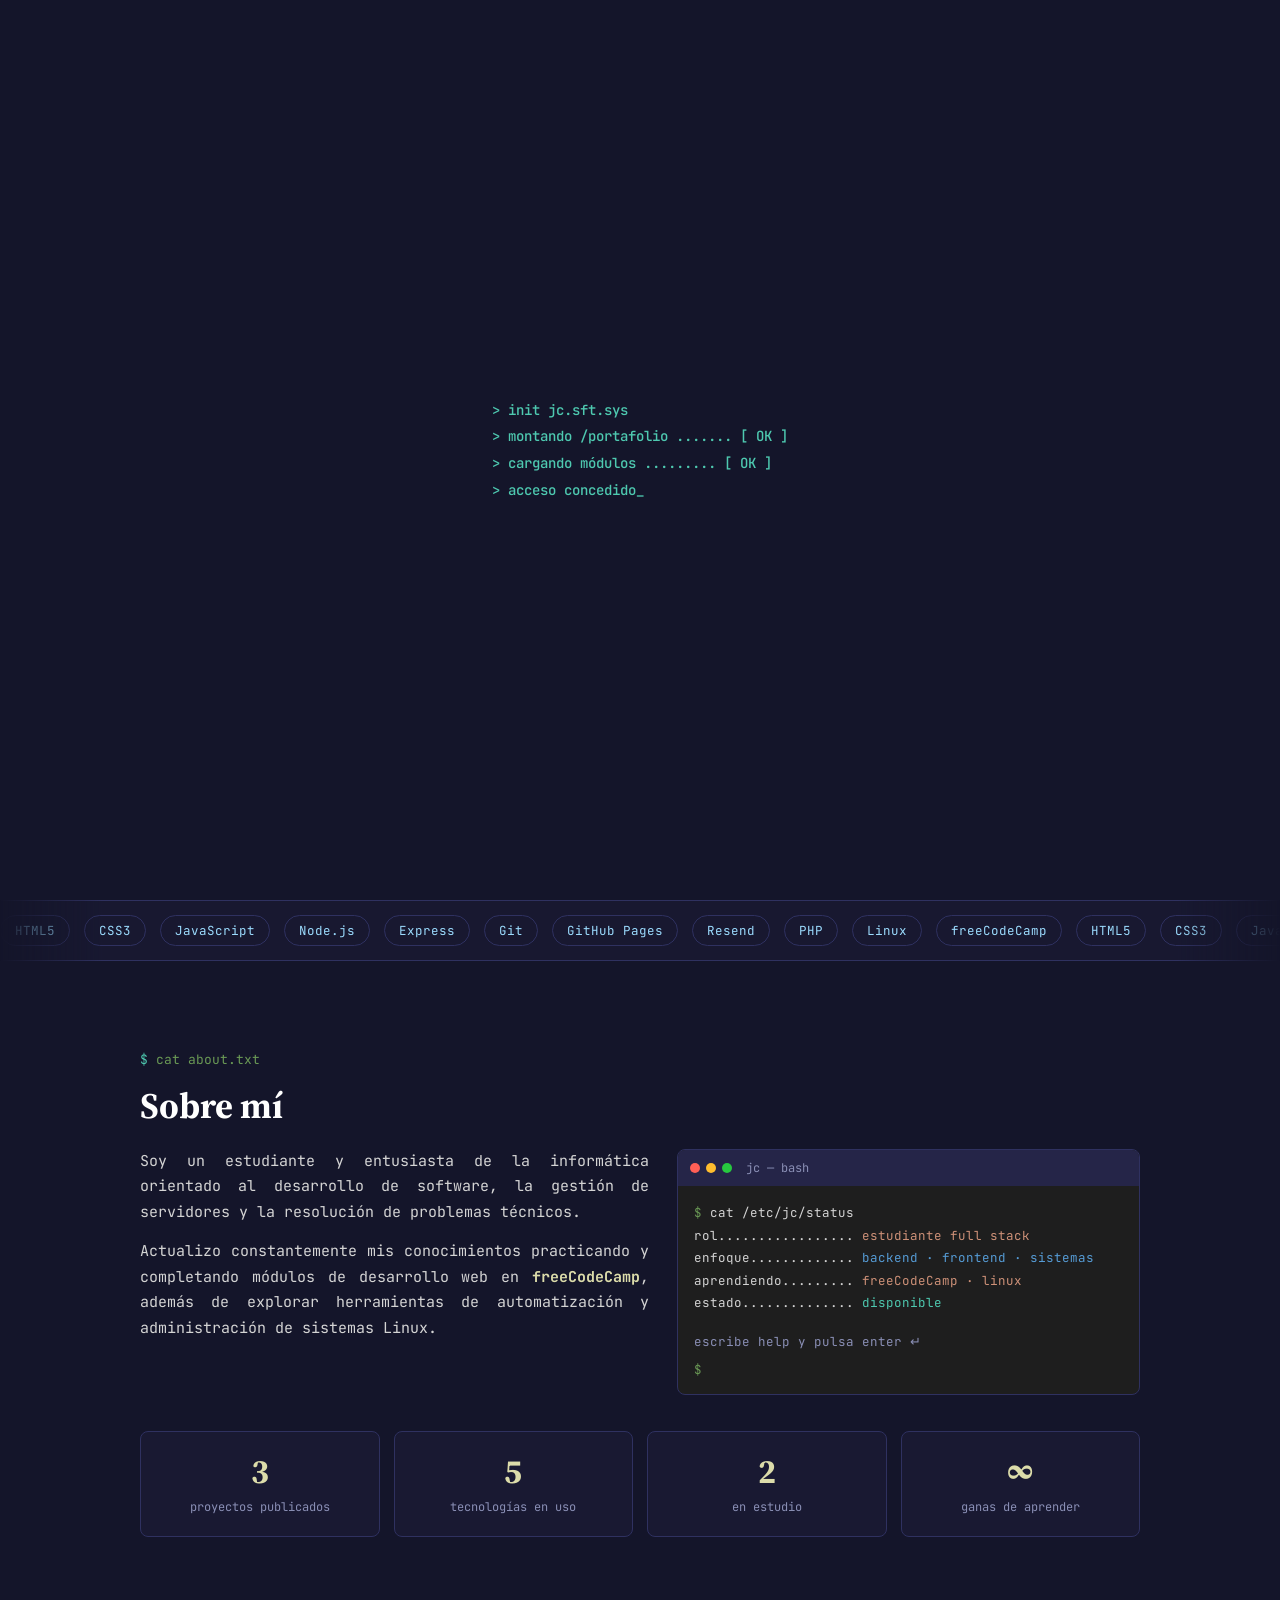
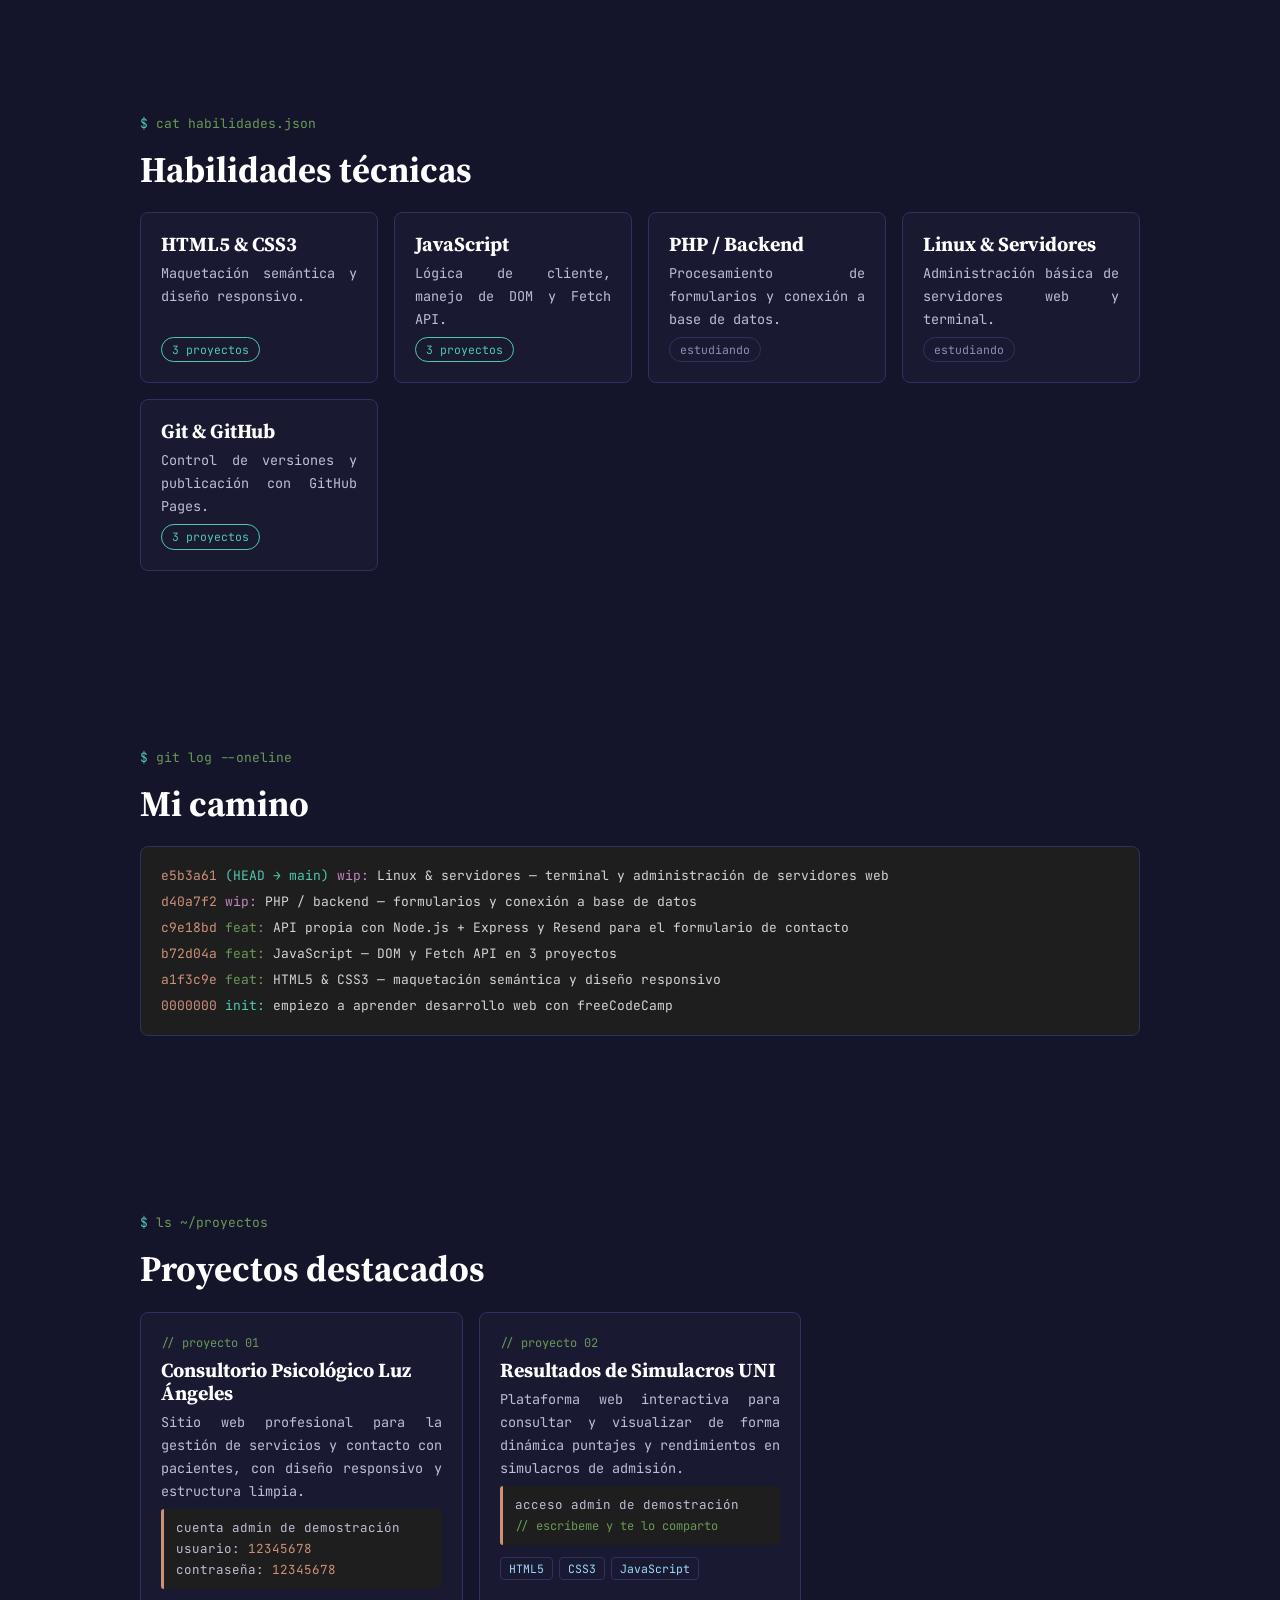
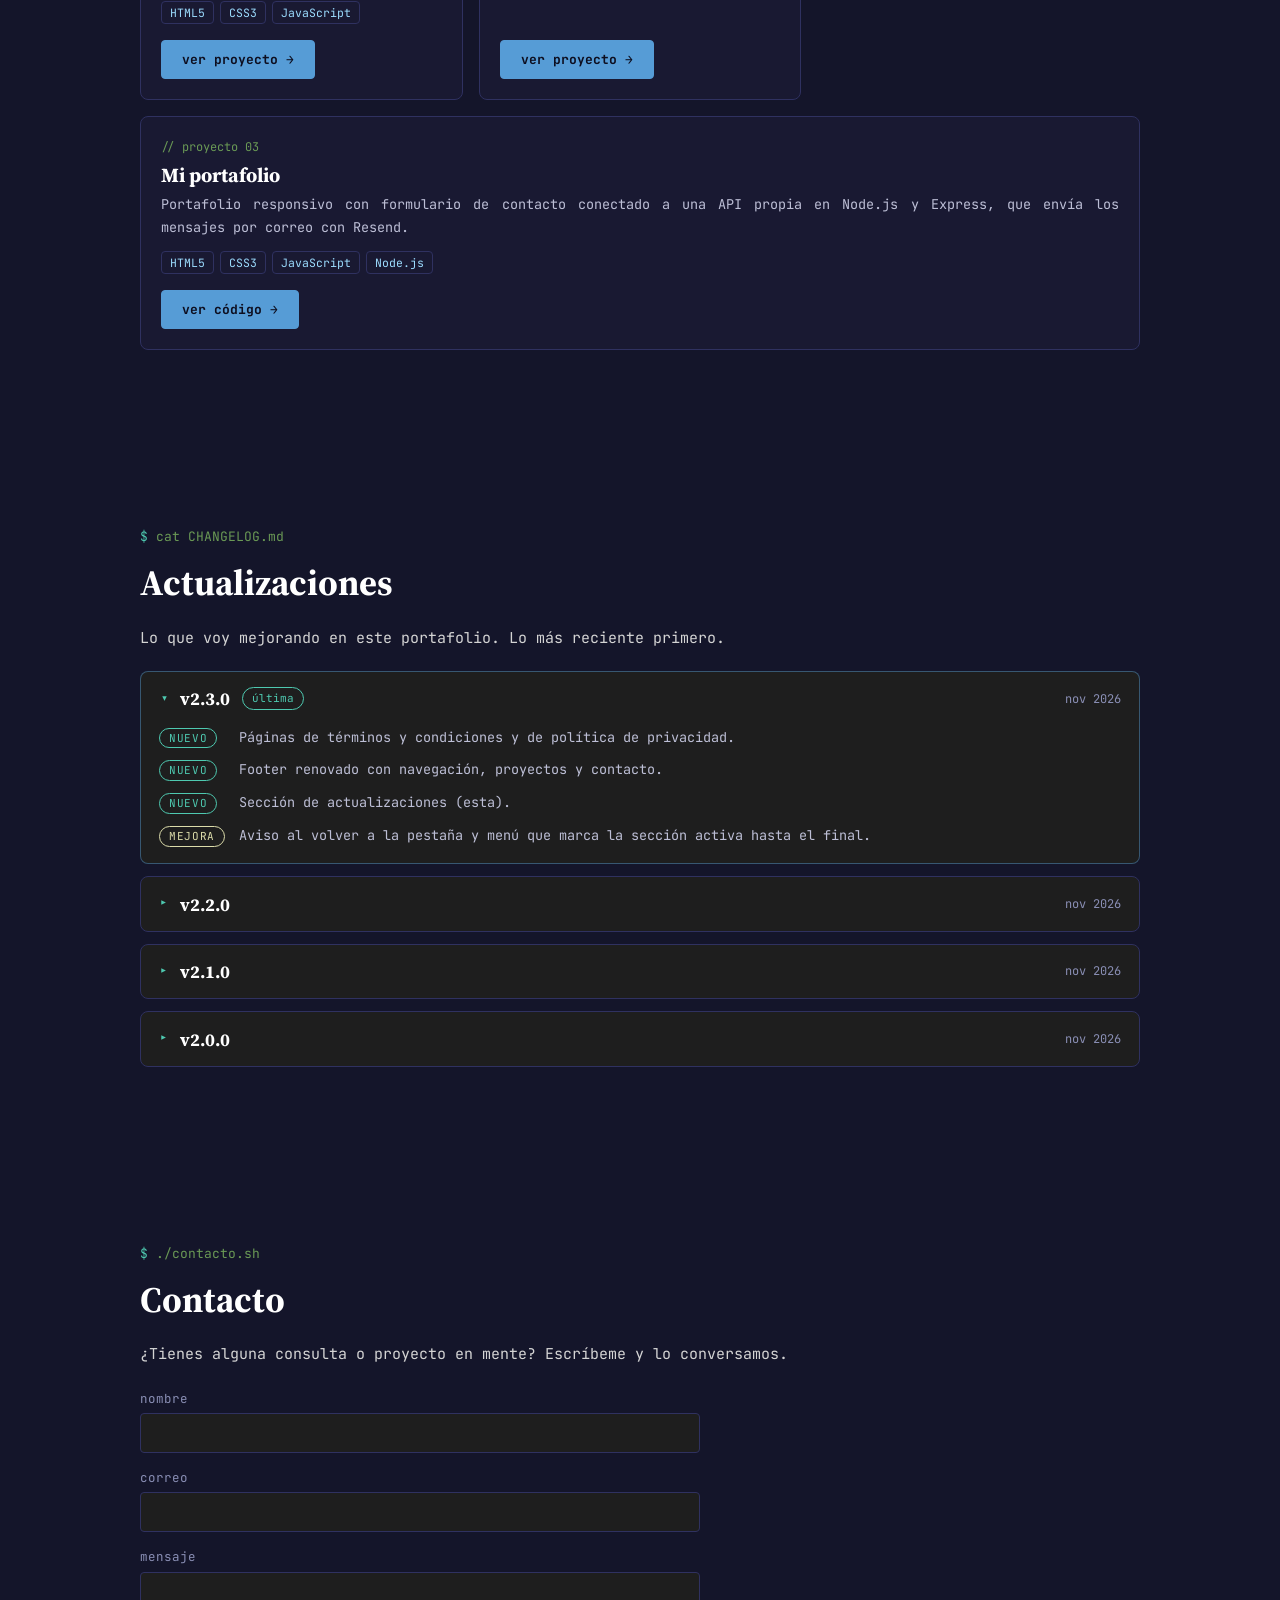
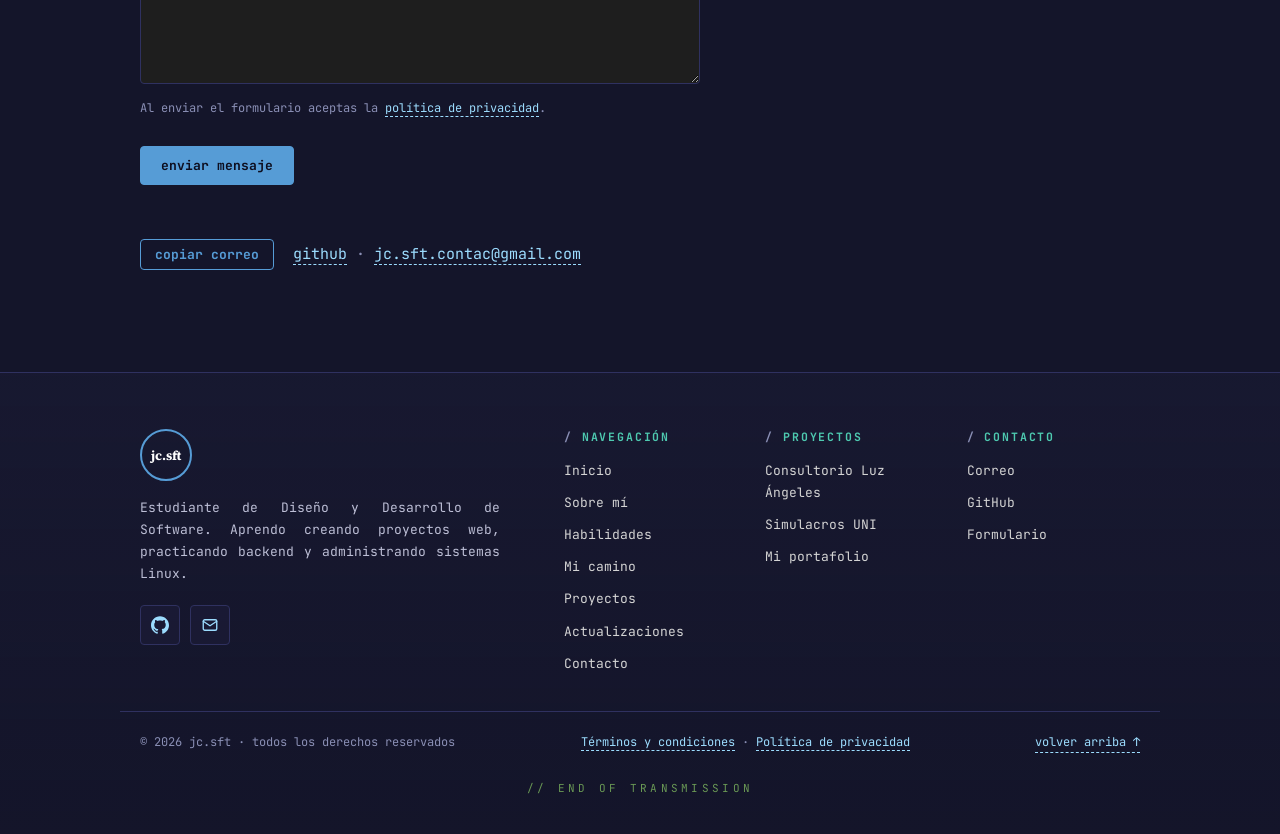
<file: index.html>
<!doctype html>
<html lang="es">
<head>
<meta charset="utf-8">
<meta name="viewport" content="width=device-width, initial-scale=1, viewport-fit=cover">
<meta name="theme-color" content="#14152a">
<meta name="description" content="Juan Carlos, estudiante de Desarrollo Web Full Stack. Proyectos, habilidades y contacto.">
<title>JC | jc.sft - Estudiante de Diseño y Desarrollo de Software</title>
<link rel="icon" href="data:image/svg+xml,<svg xmlns='http://www.w3.org/2000/svg' viewBox='0 0 64 64'><circle cx='32' cy='32' r='28' fill='%2314152a' stroke='%23569cd6' stroke-width='5'/><text x='32' y='40' font-size='22' text-anchor='middle' fill='white' font-family='Georgia' font-weight='700'>jc</text></svg>">
<meta property="og:title" content="JC | jc.sft - Estudiante de Diseño y Desarrollo de Software">
<meta property="og:description" content="Proyectos, habilidades y contacto.">
<meta property="og:type" content="website">
<link rel="preconnect" href="https://fonts.googleapis.com">
<link rel="preconnect" href="https://fonts.gstatic.com" crossorigin>
<meta name="twitter:card" content="summary">
<link rel="stylesheet" href="https://fonts.googleapis.com/css2?family=Source+Serif+4:wght@700&family=JetBrains+Mono:wght@400;500;700&display=swap">
<link rel="stylesheet" href="style.css">
</head>
<body>
<a class="skip" href="#main">Saltar al contenido</a>
<canvas id="rain" aria-hidden="true"></canvas>
<div id="boot" aria-hidden="true"><pre id="bootlog"></pre></div>
<div id="progress"></div>
<a id="top" href="#inicio" aria-label="Volver arriba">↑</a>

<header class="nav">
  <a class="brand" href="#inicio" aria-label="jc.sft, inicio">jc.sft</a>
  <nav aria-label="Principal">
    <a href="#inicio">./inicio</a>
    <a href="#sobre-mi">./sobre-mi</a>
    <a href="#habilidades">./habilidades</a>
    <a href="#camino">./camino</a>
    <a href="#proyectos">./proyectos</a>
    <a href="#actualizaciones">./actualizaciones</a>
    <a href="#contacto">./contacto</a>
    <a href="#documentos">./legal</a>
  </nav>
</header>

<main id="main">
  <section id="inicio" class="hero">
    <canvas id="c" role="img" aria-label="Logo jc.sft formado con fragmentos de código"></canvas>
    <div class="hero-text">
      <p class="cmd">whoami</p>
      <h1>JC</h1>
      <p class="role"><span id="type">  Estudiante de Diseño y Desarrollo de Software</span><i class="cur">_</i></p>
      <div class="cta">
        <a class="btn" href="#proyectos">ver proyectos</a>
        <a class="btn ghost" href="#contacto">contactar</a>
      </div>
    </div>
    <div class="ticker">sys: <b>online</b> · stack: <b>html · css · js</b> · estudiando: <b>php · linux</b> · proyectos: <b>3</b></div>
  </section>

  <div class="marquee" aria-label="Tecnologías"><div class="track"><span>HTML5</span><span>CSS3</span><span>JavaScript</span><span>Node.js</span><span>Express</span><span>Git</span><span>GitHub Pages</span><span>Resend</span><span>PHP</span><span>Linux</span><span>freeCodeCamp</span><span aria-hidden="true">HTML5</span><span aria-hidden="true">CSS3</span><span aria-hidden="true">JavaScript</span><span aria-hidden="true">Node.js</span><span aria-hidden="true">Express</span><span aria-hidden="true">Git</span><span aria-hidden="true">GitHub Pages</span><span aria-hidden="true">Resend</span><span aria-hidden="true">PHP</span><span aria-hidden="true">Linux</span><span aria-hidden="true">freeCodeCamp</span></div></div>

  <section id="sobre-mi" class="sec rv">
    <p class="cmd">cat about.txt</p>
    <h2>Sobre mí</h2>
    <div class="grid2">
      <div>
        <p>Soy un estudiante y entusiasta de la informática orientado al desarrollo de software, la gestión de servidores y la resolución de problemas técnicos.</p>
        <p>Actualizo constantemente mis conocimientos practicando y completando módulos de desarrollo web en <b class="y">freeCodeCamp</b>, además de explorar herramientas de automatización y administración de sistemas Linux.</p>
      </div>
      <div class="term">
        <div class="bar"><i></i><i></i><i></i><span>jc — bash</span></div>
<pre><span class="g">$</span> cat /etc/jc/status
rol................. <span class="o">estudiante full stack</span>
enfoque............. <span class="b">backend · frontend · sistemas</span>
aprendiendo......... <span class="o">freeCodeCamp · linux</span>
estado.............. <span class="c">disponible</span>
</pre>
        <pre id="out">escribe help y pulsa enter ↵</pre>
        <form id="sh" class="sh"><span class="g">$</span><input id="shin" autocomplete="off" autocapitalize="off" spellcheck="false" aria-label="Terminal interactiva"></form>
      </div>
    </div>
    <div class="stats">
      <div class="stat"><b data-count="3">3</b><span>proyectos publicados</span></div>
      <div class="stat"><b data-count="5">5</b><span>tecnologías en uso</span></div>
      <div class="stat"><b data-count="2">2</b><span>en estudio</span></div>
      <div class="stat"><b>∞</b><span>ganas de aprender</span></div>
    </div>
  </section>

  <section id="habilidades" class="sec rv">
    <p class="cmd">cat habilidades.json</p>
    <h2>Habilidades técnicas</h2>
    <div class="cards">
      <article class="card"><h3 class="b">HTML5 &amp; CSS3</h3><p>Maquetación semántica y diseño responsivo.</p><span class="tag ok">3 proyectos</span></article>
      <article class="card"><h3 class="y">JavaScript</h3><p>Lógica de cliente, manejo de DOM y Fetch API.</p><span class="tag ok">3 proyectos</span></article>
      <article class="card"><h3 class="p">PHP / Backend</h3><p>Procesamiento de formularios y conexión a base de datos.</p><span class="tag">estudiando</span></article>
      <article class="card"><h3 class="c">Linux &amp; Servidores</h3><p>Administración básica de servidores web y terminal.</p><span class="tag">estudiando</span></article>
      <article class="card"><h3 class="o">Git &amp; GitHub</h3><p>Control de versiones y publicación con GitHub Pages.</p><span class="tag ok">3 proyectos</span></article>
    </div>
  </section>

  <section id="camino" class="sec rv">
    <p class="cmd">git log --oneline</p>
    <h2>Mi camino</h2>
    <div class="log">
      <div><span class="h">e5b3a61</span> <span class="head">(HEAD → main)</span> <span class="w">wip:</span> Linux &amp; servidores — terminal y administración de servidores web</div>
      <div><span class="h">d40a7f2</span> <span class="w">wip:</span> PHP / backend — formularios y conexión a base de datos</div>
      <div><span class="h">c9e18bd</span> <span class="f">feat:</span> API propia con Node.js + Express y Resend para el formulario de contacto</div>
      <div><span class="h">b72d04a</span> <span class="f">feat:</span> JavaScript — DOM y Fetch API en 3 proyectos</div>
      <div><span class="h">a1f3c9e</span> <span class="f">feat:</span> HTML5 &amp; CSS3 — maquetación semántica y diseño responsivo</div>
      <div><span class="h">0000000</span> <span class="head">init:</span> empiezo a aprender desarrollo web con freeCodeCamp</div>
    </div>
  </section>

  <section id="proyectos" class="sec rv">
    <p class="cmd">ls ~/proyectos</p>
    <h2>Proyectos destacados</h2>
    <div class="cards two">
      <article class="card">
        <p class="com">// proyecto 01</p>
        <h3>Consultorio Psicológico Luz Ángeles</h3>
        <p>Sitio web profesional para la gestión de servicios y contacto con pacientes, con diseño responsivo y estructura limpia.</p>
        <p class="demo">cuenta admin de demostración<br>usuario: <span class="o">12345678</span><br>contraseña: <span class="o">12345678</span></p>
        <p class="tags"><span>HTML5</span><span>CSS3</span><span>JavaScript</span></p>
        <a class="btn" href="https://jcexpineuxv2010-oss.github.io/-luz-angeles-official-v2.00.0/" target="_blank" rel="noopener">ver proyecto →</a>
      </article>
      <article class="card">
        <p class="com">// proyecto 02</p>
        <h3>Resultados de Simulacros UNI</h3>
        <p>Plataforma web interactiva para consultar y visualizar de forma dinámica puntajes y rendimientos en simulacros de admisión.</p>
        <p class="demo">acceso admin de demostración<br><span class="com">// escríbeme y te lo comparto</span></p>
        <p class="tags"><span>HTML5</span><span>CSS3</span><span>JavaScript</span></p>
        <a class="btn" href="https://jcexpineuxv2010-oss.github.io/resultados-simulacros-uni-v2.0.00/" target="_blank" rel="noopener">ver proyecto →</a>
      </article>
      <article class="card wide">
        <p class="com">// proyecto 03</p>
        <h3>Mi portafolio</h3>
        <p>Portafolio responsivo con formulario de contacto conectado a una API propia en Node.js y Express, que envía los mensajes por correo con Resend.</p>
        <p class="tags"><span>HTML5</span><span>CSS3</span><span>JavaScript</span><span>Node.js</span></p>
        <a class="btn" href="https://github.com/jcexpineuxv2010-oss/portafolio_2.0.0" target="_blank" rel="noopener">ver código →</a>
      </article>
    </div>
  </section>

  <section id="actualizaciones" class="sec rv">
    <p class="cmd">cat CHANGELOG.md</p>
    <h2>Actualizaciones</h2>
    <p>Lo que voy mejorando en este portafolio. Lo más reciente primero.</p>
    <div class="rels">
      <details class="rel" open><summary><span class="ver">v2.3.0</span><span class="latest">última</span><span class="date">nov 2026</span></summary><ul><li><span class="k new">nuevo</span><span>Páginas de términos y condiciones y de política de privacidad.</span></li><li><span class="k new">nuevo</span><span>Footer renovado con navegación, proyectos y contacto.</span></li><li><span class="k new">nuevo</span><span>Sección de actualizaciones (esta).</span></li><li><span class="k imp">mejora</span><span>Aviso al volver a la pestaña y menú que marca la sección activa hasta el final.</span></li></ul></details>
      <details class="rel"><summary><span class="ver">v2.2.0</span><span class="date">nov 2026</span></summary><ul><li><span class="k imp">mejora</span><span>Diseño adaptado a celular: menú deslizable, portada y formularios sin zoom en iPhone.</span></li><li><span class="k imp">mejora</span><span>Textos justificados en todos los dispositivos.</span></li><li><span class="k imp">mejora</span><span>Accesibilidad: enlace «saltar al contenido» y foco visible.</span></li></ul></details>
      <details class="rel"><summary><span class="ver">v2.1.0</span><span class="date">nov 2026</span></summary><ul><li><span class="k new">nuevo</span><span>Terminal interactiva con historial (↑ ↓) y los comandos ls, pwd y updates.</span></li><li><span class="k new">nuevo</span><span>Sección «Mi camino» en el menú.</span></li><li><span class="k fix">arreglo</span><span>Etiqueta rota en «Sobre mí» y envío doble del formulario.</span></li></ul></details>
      <details class="rel"><summary><span class="ver">v2.0.0</span><span class="date">nov 2026</span></summary><ul><li><span class="k new">nuevo</span><span>Portafolio con logo de código animado, lluvia de código, proyectos y formulario de contacto.</span></li></ul></details>
    </div>
  </section>

  <section id="contacto" class="sec rv">
    <p class="cmd">./contacto.sh</p>
    <h2>Contacto</h2>
    <p>¿Tienes alguna consulta o proyecto en mente? Escríbeme y lo conversamos.</p>
    <form id="form" class="form" novalidate>
      <label>nombre<input name="nombre" required maxlength="80" autocomplete="name"></label>
      <label>correo<input name="correo" type="email" required autocomplete="email"></label>
      <label>mensaje<textarea name="mensaje" rows="5" required maxlength="2000"></textarea></label>
      <p class="note">Al enviar el formulario aceptas la <a href="privacidad.html">política de privacidad</a>.</p>
      <button class="btn" type="submit">enviar mensaje</button>
      <p id="msg" role="status"></p>
    </form>
    <p class="links"><button class="btn ghost" id="copy" type="button">copiar correo</button> <a href="https://github.com/jcexpineuxv2010-oss" target="_blank" rel="noopener">github</a> · <a href="https://mail.google.com/mail/?view=cm&amp;to=jc.sft.contac@gmail.com" target="_blank" rel="noopener">jc.sft.contac@gmail.com</a></p>
  </section>
</main>

<footer id="documentos" class="foot">
  <div class="foot-in">
    <div class="foot-brand">
      <a class="brand" href="#inicio" aria-label="jc.sft, inicio">jc.sft</a>
      <p>Estudiante de Diseño y Desarrollo de Software. Aprendo creando proyectos web, practicando backend y administrando sistemas Linux.</p>
      <p class="foot-soc">
        <a href="https://github.com/jcexpineuxv2010-oss" target="_blank" rel="noopener" aria-label="GitHub"><svg viewBox="0 0 24 24" width="18" height="18" fill="currentColor" aria-hidden="true"><path d="M12 .297c-6.63 0-12 5.373-12 12 0 5.303 3.438 9.8 8.205 11.385.6.113.82-.258.82-.577 0-.285-.01-1.04-.015-2.04-3.338.724-4.042-1.61-4.042-1.61C4.422 18.07 3.633 17.7 3.633 17.7c-1.087-.744.084-.729.084-.729 1.205.084 1.838 1.236 1.838 1.236 1.07 1.835 2.809 1.305 3.495.998.108-.776.417-1.305.76-1.605-2.665-.3-5.466-1.332-5.466-5.93 0-1.31.465-2.38 1.235-3.22-.135-.303-.54-1.523.105-3.176 0 0 1.005-.322 3.3 1.23.96-.267 1.98-.399 3-.405 1.02.006 2.04.138 3 .405 2.28-1.552 3.285-1.23 3.285-1.23.645 1.653.24 2.873.12 3.176.765.84 1.23 1.91 1.23 3.22 0 4.61-2.805 5.625-5.475 5.92.42.36.81 1.096.81 2.22 0 1.606-.015 2.896-.015 3.286 0 .315.21.69.825.57C20.565 22.092 24 17.592 24 12.297c0-6.627-5.373-12-12-12"/></svg></a>
        <a href="https://mail.google.com/mail/?view=cm&amp;to=jc.sft.contac@gmail.com" target="_blank" aria-label="Correo"><svg viewBox="0 0 24 24" width="18" height="18" fill="none" stroke="currentColor" stroke-width="1.8" stroke-linecap="round" stroke-linejoin="round" aria-hidden="true"><rect x="3" y="5" width="18" height="14" rx="2"/><path d="m3 7 9 6 9-6"/></svg></a>
      </p>
    </div>
    <div class="foot-cols">
      <nav aria-label="Secciones">
        <h4>navegación</h4>
        <a href="#inicio">Inicio</a>
        <a href="#sobre-mi">Sobre mí</a>
        <a href="#habilidades">Habilidades</a>
        <a href="#camino">Mi camino</a>
        <a href="#proyectos">Proyectos</a>
        <a href="#actualizaciones">Actualizaciones</a>
        <a href="#contacto">Contacto</a>
      </nav>
      <nav aria-label="Proyectos">
        <h4>proyectos</h4>
        <a href="https://jcexpineuxv2010-oss.github.io/-luz-angeles-official-v2.00.0/" target="_blank" rel="noopener">Consultorio Luz Ángeles</a>
        <a href="https://jcexpineuxv2010-oss.github.io/resultados-simulacros-uni-v2.0.00/" target="_blank" rel="noopener">Simulacros UNI</a>
        <a href="https://github.com/jcexpineuxv2010-oss/portafolio_2.0.0" target="_blank" rel="noopener">Mi portafolio</a>
      </nav>
      <nav aria-label="Contacto">
        <h4>contacto</h4>
        <a href="https://mail.google.com/mail/?view=cm&amp;to=jc.sft.contac@gmail.com" target="_blank" rel="noopener">Correo</a>
        <a href="https://github.com/jcexpineuxv2010-oss" target="_blank" rel="noopener">GitHub</a>
        <a href="#contacto">Formulario</a>
      </nav>
    </div>
  </div>
  <div class="foot-bar">
    <span>© 2026 jc.sft · todos los derechos reservados</span>
    <span class="foot-legal"><a href="terminos.html">Términos y condiciones</a> · <a href="privacidad.html">Política de privacidad</a></span>
    <a href="#inicio">volver arriba ↑</a>
  </div>
  <p class="foot-end">// end of transmission</p>
</footer>
<script src="script.js"></script>
</body>
</html>
</file>
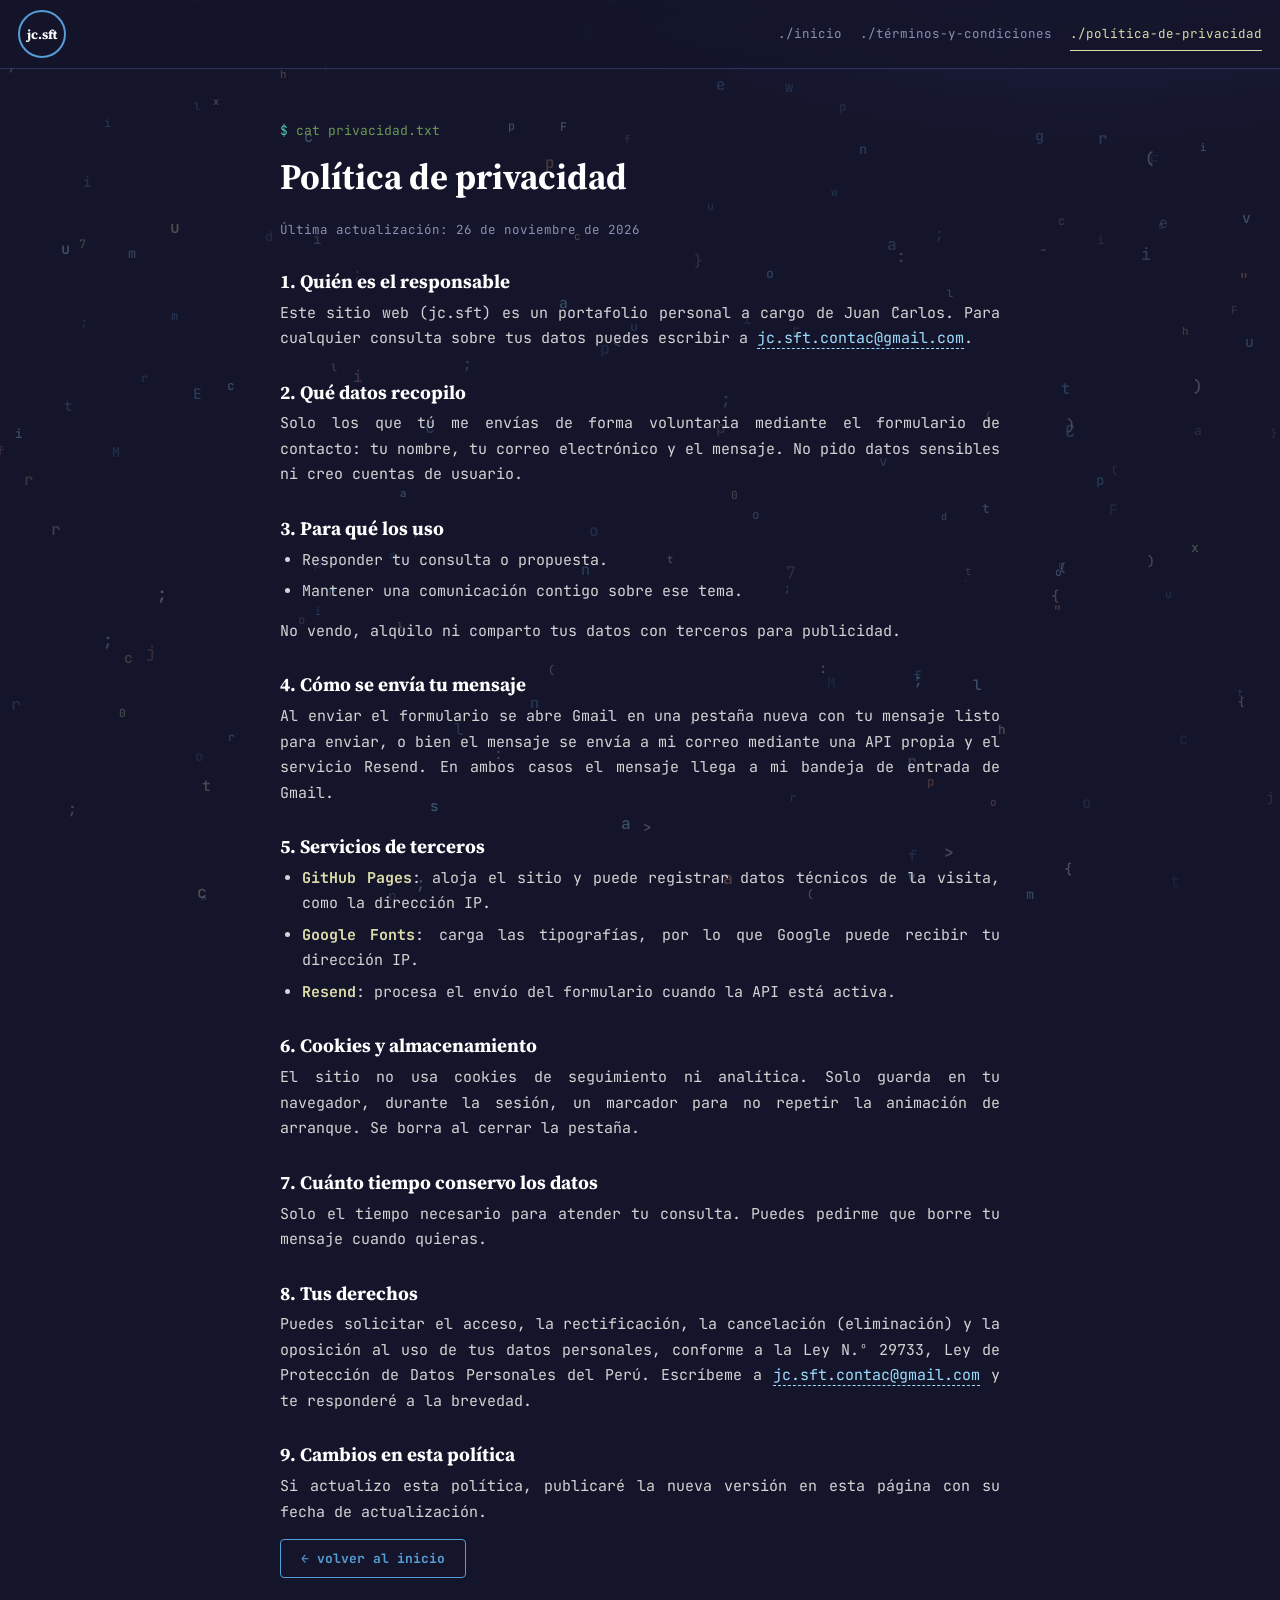
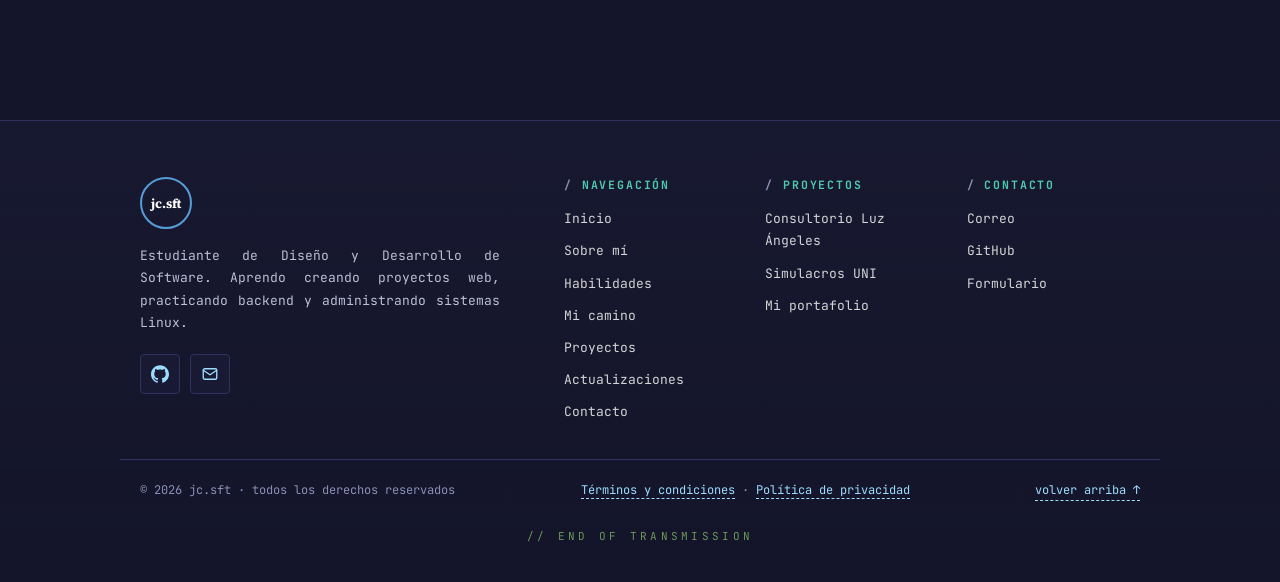
<file: privacidad.html>
<!doctype html>
<html lang="es">
<head>
<meta charset="utf-8">
<meta name="viewport" content="width=device-width, initial-scale=1, viewport-fit=cover">
<meta name="theme-color" content="#14152a">
<meta name="robots" content="noindex">
<title>Política de privacidad | jc.sft</title>
<link rel="icon" href="data:image/svg+xml,<svg xmlns='http://www.w3.org/2000/svg' viewBox='0 0 64 64'><circle cx='32' cy='32' r='28' fill='%2314152a' stroke='%23569cd6' stroke-width='5'/><text x='32' y='40' font-size='22' text-anchor='middle' fill='white' font-family='Georgia' font-weight='700'>jc</text></svg>">
<link rel="preconnect" href="https://fonts.googleapis.com">
<link rel="preconnect" href="https://fonts.gstatic.com" crossorigin>
<link rel="stylesheet" href="https://fonts.googleapis.com/css2?family=Source+Serif+4:wght@700&family=JetBrains+Mono:wght@400;500;700&display=swap">
<link rel="stylesheet" href="style.css">
</head>
<body class="legal">
<a class="skip" href="#main">Saltar al contenido</a>
<canvas id="rain" aria-hidden="true"></canvas>
<div id="progress"></div>
<a id="top" href="#inicio" aria-label="Volver arriba">↑</a>
<i id="inicio"></i>

<header class="nav">
  <a class="brand" href="index.html#inicio" aria-label="jc.sft, inicio">jc.sft</a>
  <nav aria-label="Principal">
    <a href="index.html#inicio">./inicio</a>
    <a href="terminos.html">./términos-y-condiciones</a>
    <a class="act" aria-current="page" href="privacidad.html">./política-de-privacidad</a>
  </nav>
</header>
<main id="main" class="sec doc rv">
<p class="cmd">cat privacidad.txt</p>
<h1>Política de privacidad</h1>
<p class="upd">Última actualización: 26 de noviembre de 2026</p>
<h3>1. Quién es el responsable</h3>
<p>Este sitio web (jc.sft) es un portafolio personal a cargo de Juan Carlos. Para cualquier consulta sobre tus datos puedes escribir a <a href="https://mail.google.com/mail/?view=cm&amp;to=jc.sft.contac@gmail.com" target="_blank" rel="noopener">jc.sft.contac@gmail.com</a>.</p>
<h3>2. Qué datos recopilo</h3>
<p>Solo los que tú me envías de forma voluntaria mediante el formulario de contacto: tu nombre, tu correo electrónico y el mensaje. No pido datos sensibles ni creo cuentas de usuario.</p>
<h3>3. Para qué los uso</h3>
<ul><li>Responder tu consulta o propuesta.</li><li>Mantener una comunicación contigo sobre ese tema.</li></ul>
<p>No vendo, alquilo ni comparto tus datos con terceros para publicidad.</p>
<h3>4. Cómo se envía tu mensaje</h3>
<p>Al enviar el formulario se abre Gmail en una pestaña nueva con tu mensaje listo para enviar, o bien el mensaje se envía a mi correo mediante una API propia y el servicio Resend. En ambos casos el mensaje llega a mi bandeja de entrada de Gmail.</p>
<h3>5. Servicios de terceros</h3>
<ul><li><b class="y">GitHub Pages</b>: aloja el sitio y puede registrar datos técnicos de la visita, como la dirección IP.</li><li><b class="y">Google Fonts</b>: carga las tipografías, por lo que Google puede recibir tu dirección IP.</li><li><b class="y">Resend</b>: procesa el envío del formulario cuando la API está activa.</li></ul>
<h3>6. Cookies y almacenamiento</h3>
<p>El sitio no usa cookies de seguimiento ni analítica. Solo guarda en tu navegador, durante la sesión, un marcador para no repetir la animación de arranque. Se borra al cerrar la pestaña.</p>
<h3>7. Cuánto tiempo conservo los datos</h3>
<p>Solo el tiempo necesario para atender tu consulta. Puedes pedirme que borre tu mensaje cuando quieras.</p>
<h3>8. Tus derechos</h3>
<p>Puedes solicitar el acceso, la rectificación, la cancelación (eliminación) y la oposición al uso de tus datos personales, conforme a la Ley N.º 29733, Ley de Protección de Datos Personales del Perú. Escríbeme a <a href="https://mail.google.com/mail/?view=cm&amp;to=jc.sft.contac@gmail.com" target="_blank" rel="noopener">jc.sft.contac@gmail.com</a> y te responderé a la brevedad.</p>
<h3>9. Cambios en esta política</h3>
<p>Si actualizo esta política, publicaré la nueva versión en esta página con su fecha de actualización.</p>
<p><a class="btn ghost" href="index.html">← volver al inicio</a></p>
</main>
<footer class="foot">
  <div class="foot-in">
    <div class="foot-brand">
      <a class="brand" href="index.html#inicio" aria-label="jc.sft, inicio">jc.sft</a>
      <p>Estudiante de Diseño y Desarrollo de Software. Aprendo creando proyectos web, practicando backend y administrando sistemas Linux.</p>
      <p class="foot-soc">
        <a href="https://github.com/jcexpineuxv2010-oss" target="_blank" rel="noopener" aria-label="GitHub"><svg viewBox="0 0 24 24" width="18" height="18" fill="currentColor" aria-hidden="true"><path d="M12 .297c-6.63 0-12 5.373-12 12 0 5.303 3.438 9.8 8.205 11.385.6.113.82-.258.82-.577 0-.285-.01-1.04-.015-2.04-3.338.724-4.042-1.61-4.042-1.61C4.422 18.07 3.633 17.7 3.633 17.7c-1.087-.744.084-.729.084-.729 1.205.084 1.838 1.236 1.838 1.236 1.07 1.835 2.809 1.305 3.495.998.108-.776.417-1.305.76-1.605-2.665-.3-5.466-1.332-5.466-5.93 0-1.31.465-2.38 1.235-3.22-.135-.303-.54-1.523.105-3.176 0 0 1.005-.322 3.3 1.23.96-.267 1.98-.399 3-.405 1.02.006 2.04.138 3 .405 2.28-1.552 3.285-1.23 3.285-1.23.645 1.653.24 2.873.12 3.176.765.84 1.23 1.91 1.23 3.22 0 4.61-2.805 5.625-5.475 5.92.42.36.81 1.096.81 2.22 0 1.606-.015 2.896-.015 3.286 0 .315.21.69.825.57C20.565 22.092 24 17.592 24 12.297c0-6.627-5.373-12-12-12"/></svg></a>
        <a href="https://mail.google.com/mail/?view=cm&amp;to=jc.sft.contac@gmail.com" target="_blank" aria-label="Correo"><svg viewBox="0 0 24 24" width="18" height="18" fill="none" stroke="currentColor" stroke-width="1.8" stroke-linecap="round" stroke-linejoin="round" aria-hidden="true"><rect x="3" y="5" width="18" height="14" rx="2"/><path d="m3 7 9 6 9-6"/></svg></a>
      </p>
    </div>
    <div class="foot-cols">
      <nav aria-label="Secciones">
        <h4>navegación</h4>
        <a href="index.html#inicio">Inicio</a>
        <a href="index.html#sobre-mi">Sobre mí</a>
        <a href="index.html#habilidades">Habilidades</a>
        <a href="index.html#camino">Mi camino</a>
        <a href="index.html#proyectos">Proyectos</a>
        <a href="index.html#actualizaciones">Actualizaciones</a>
        <a href="index.html#contacto">Contacto</a>
      </nav>
      <nav aria-label="Proyectos">
        <h4>proyectos</h4>
        <a href="https://jcexpineuxv2010-oss.github.io/-luz-angeles-official-v2.00.0/" target="_blank" rel="noopener">Consultorio Luz Ángeles</a>
        <a href="https://jcexpineuxv2010-oss.github.io/resultados-simulacros-uni-v2.0.00/" target="_blank" rel="noopener">Simulacros UNI</a>
        <a href="https://github.com/jcexpineuxv2010-oss/portafolio_2.0.0" target="_blank" rel="noopener">Mi portafolio</a>
      </nav>
      <nav aria-label="Contacto">
        <h4>contacto</h4>
        <a href="https://mail.google.com/mail/?view=cm&amp;to=jc.sft.contac@gmail.com" target="_blank" rel="noopener">Correo</a>
        <a href="https://github.com/jcexpineuxv2010-oss" target="_blank" rel="noopener">GitHub</a>
        <a href="index.html#contacto">Formulario</a>
      </nav>
    </div>
  </div>
  <div class="foot-bar">
    <span>© 2026 jc.sft · todos los derechos reservados</span>
    <span class="foot-legal"><a href="terminos.html">Términos y condiciones</a> · <a href="privacidad.html">Política de privacidad</a></span>
    <a href="#inicio">volver arriba ↑</a>
  </div>
  <p class="foot-end">// end of transmission</p>
</footer>
<script src="legal.js"></script>
</body>
</html>
</file>
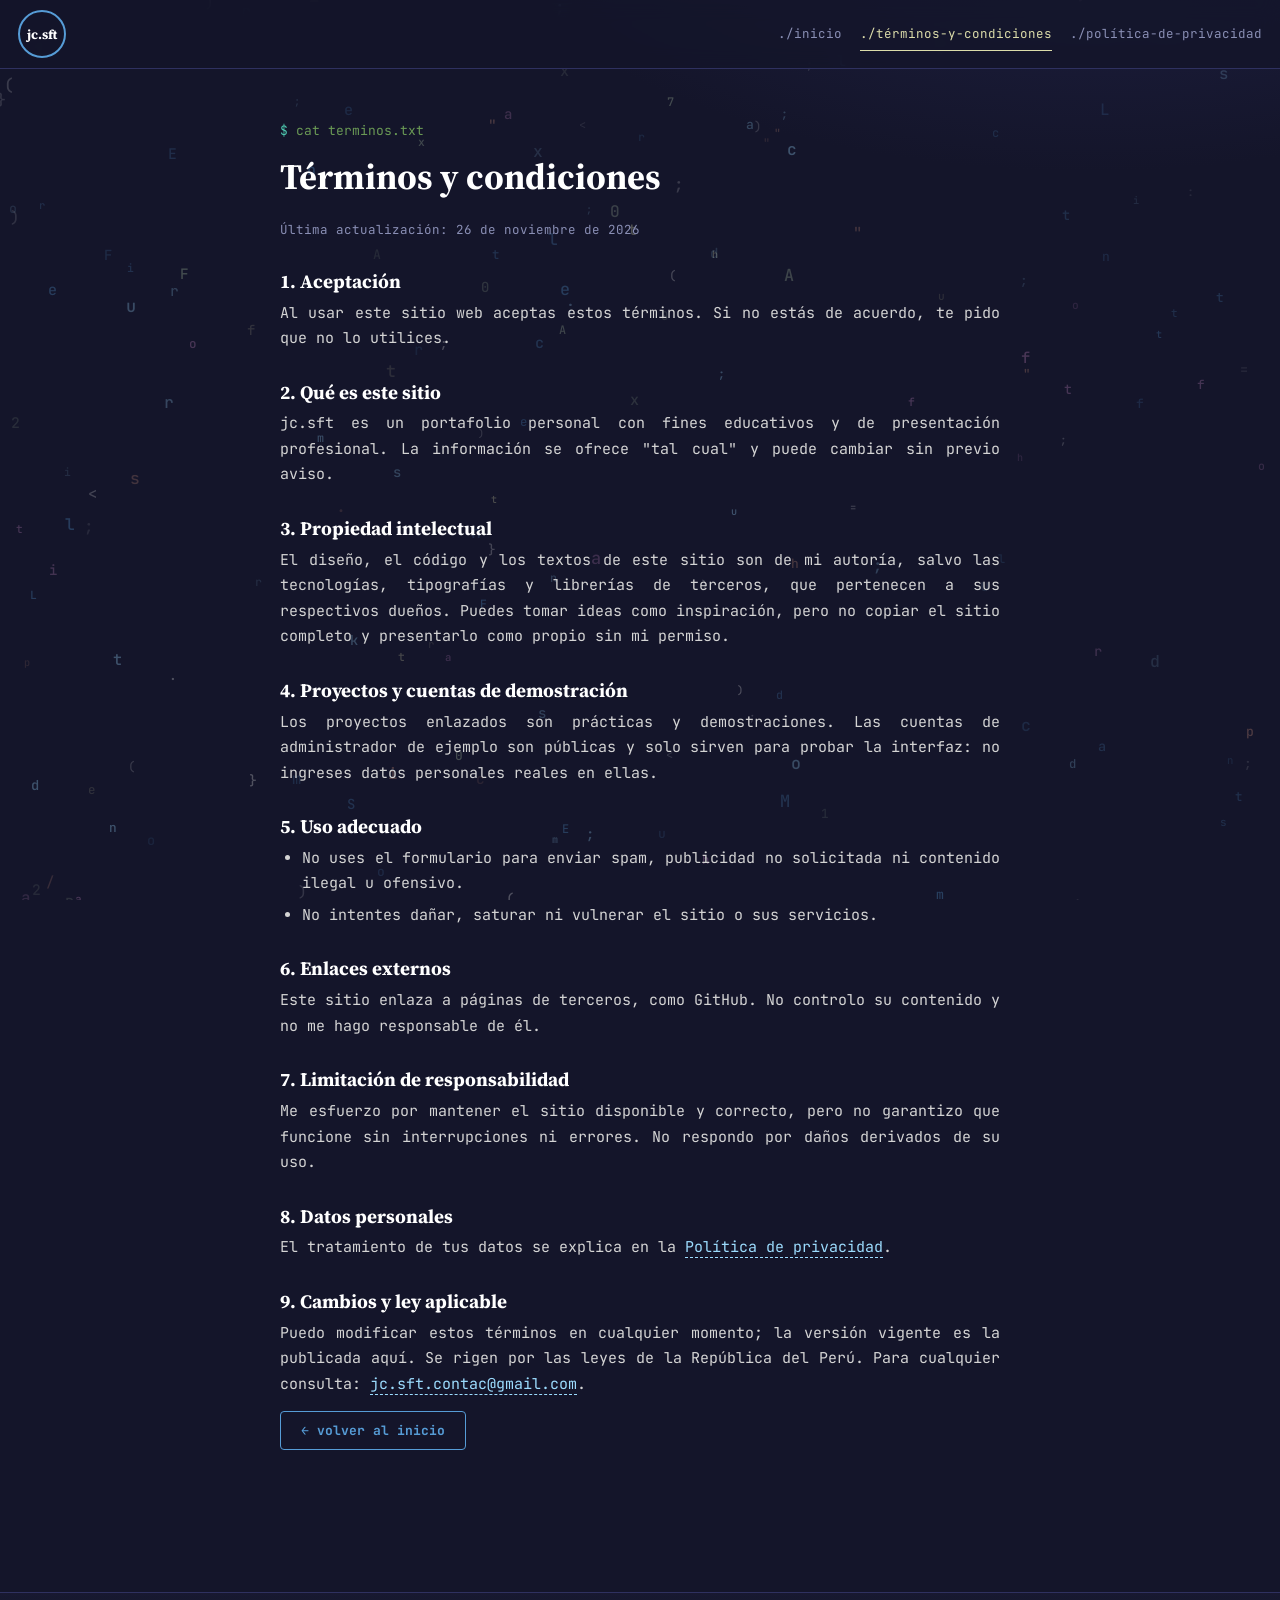
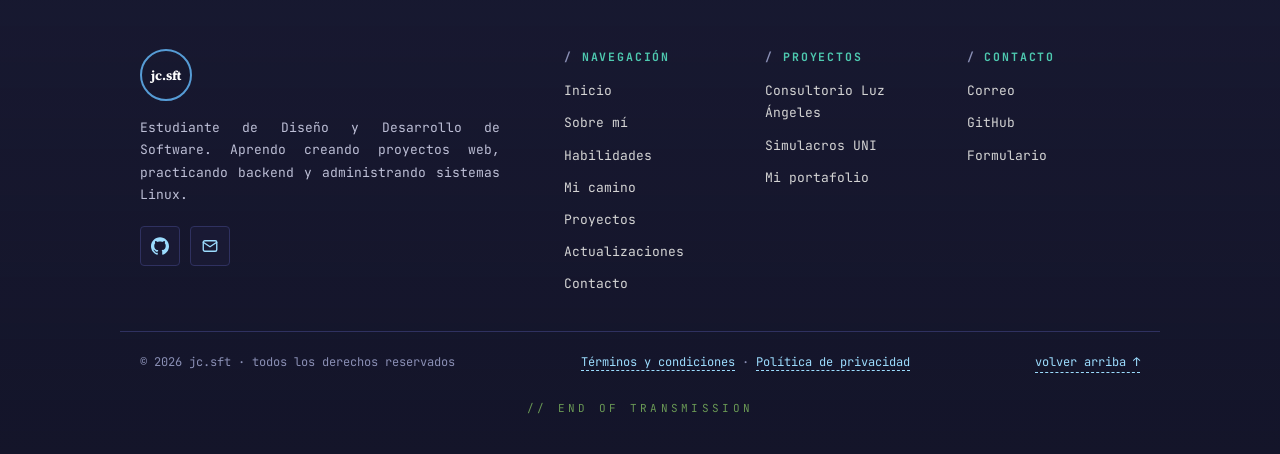
<file: terminos.html>
<!doctype html>
<html lang="es">
<head>
<meta charset="utf-8">
<meta name="viewport" content="width=device-width, initial-scale=1, viewport-fit=cover">
<meta name="theme-color" content="#14152a">
<meta name="robots" content="noindex">
<title>Términos y condiciones | jc.sft</title>
<link rel="icon" href="data:image/svg+xml,<svg xmlns='http://www.w3.org/2000/svg' viewBox='0 0 64 64'><circle cx='32' cy='32' r='28' fill='%2314152a' stroke='%23569cd6' stroke-width='5'/><text x='32' y='40' font-size='22' text-anchor='middle' fill='white' font-family='Georgia' font-weight='700'>jc</text></svg>">
<link rel="preconnect" href="https://fonts.googleapis.com">
<link rel="preconnect" href="https://fonts.gstatic.com" crossorigin>
<link rel="stylesheet" href="https://fonts.googleapis.com/css2?family=Source+Serif+4:wght@700&family=JetBrains+Mono:wght@400;500;700&display=swap">
<link rel="stylesheet" href="style.css">
</head>
<body class="legal">
<a class="skip" href="#main">Saltar al contenido</a>
<canvas id="rain" aria-hidden="true"></canvas>
<div id="progress"></div>
<a id="top" href="#inicio" aria-label="Volver arriba">↑</a>
<i id="inicio"></i>

<header class="nav">
  <a class="brand" href="index.html#inicio" aria-label="jc.sft, inicio">jc.sft</a>
  <nav aria-label="Principal">
    <a href="index.html#inicio">./inicio</a>
    <a class="act" aria-current="page" href="terminos.html">./términos-y-condiciones</a>
    <a href="privacidad.html">./política-de-privacidad</a>
  </nav>
</header>
<main id="main" class="sec doc rv">
<p class="cmd">cat terminos.txt</p>
<h1>Términos y condiciones</h1>
<p class="upd">Última actualización: 26 de noviembre de 2026</p>
<h3>1. Aceptación</h3>
<p>Al usar este sitio web aceptas estos términos. Si no estás de acuerdo, te pido que no lo utilices.</p>
<h3>2. Qué es este sitio</h3>
<p>jc.sft es un portafolio personal con fines educativos y de presentación profesional. La información se ofrece "tal cual" y puede cambiar sin previo aviso.</p>
<h3>3. Propiedad intelectual</h3>
<p>El diseño, el código y los textos de este sitio son de mi autoría, salvo las tecnologías, tipografías y librerías de terceros, que pertenecen a sus respectivos dueños. Puedes tomar ideas como inspiración, pero no copiar el sitio completo y presentarlo como propio sin mi permiso.</p>
<h3>4. Proyectos y cuentas de demostración</h3>
<p>Los proyectos enlazados son prácticas y demostraciones. Las cuentas de administrador de ejemplo son públicas y solo sirven para probar la interfaz: no ingreses datos personales reales en ellas.</p>
<h3>5. Uso adecuado</h3>
<ul><li>No uses el formulario para enviar spam, publicidad no solicitada ni contenido ilegal u ofensivo.</li><li>No intentes dañar, saturar ni vulnerar el sitio o sus servicios.</li></ul>
<h3>6. Enlaces externos</h3>
<p>Este sitio enlaza a páginas de terceros, como GitHub. No controlo su contenido y no me hago responsable de él.</p>
<h3>7. Limitación de responsabilidad</h3>
<p>Me esfuerzo por mantener el sitio disponible y correcto, pero no garantizo que funcione sin interrupciones ni errores. No respondo por daños derivados de su uso.</p>
<h3>8. Datos personales</h3>
<p>El tratamiento de tus datos se explica en la <a href="privacidad.html">Política de privacidad</a>.</p>
<h3>9. Cambios y ley aplicable</h3>
<p>Puedo modificar estos términos en cualquier momento; la versión vigente es la publicada aquí. Se rigen por las leyes de la República del Perú. Para cualquier consulta: <a href="https://mail.google.com/mail/?view=cm&amp;to=jc.sft.contac@gmail.com" target="_blank" rel="noopener">jc.sft.contac@gmail.com</a>.</p>
<p><a class="btn ghost" href="index.html">← volver al inicio</a></p>
</main>
<footer class="foot">
  <div class="foot-in">
    <div class="foot-brand">
      <a class="brand" href="index.html#inicio" aria-label="jc.sft, inicio">jc.sft</a>
      <p>Estudiante de Diseño y Desarrollo de Software. Aprendo creando proyectos web, practicando backend y administrando sistemas Linux.</p>
      <p class="foot-soc">
        <a href="https://github.com/jcexpineuxv2010-oss" target="_blank" rel="noopener" aria-label="GitHub"><svg viewBox="0 0 24 24" width="18" height="18" fill="currentColor" aria-hidden="true"><path d="M12 .297c-6.63 0-12 5.373-12 12 0 5.303 3.438 9.8 8.205 11.385.6.113.82-.258.82-.577 0-.285-.01-1.04-.015-2.04-3.338.724-4.042-1.61-4.042-1.61C4.422 18.07 3.633 17.7 3.633 17.7c-1.087-.744.084-.729.084-.729 1.205.084 1.838 1.236 1.838 1.236 1.07 1.835 2.809 1.305 3.495.998.108-.776.417-1.305.76-1.605-2.665-.3-5.466-1.332-5.466-5.93 0-1.31.465-2.38 1.235-3.22-.135-.303-.54-1.523.105-3.176 0 0 1.005-.322 3.3 1.23.96-.267 1.98-.399 3-.405 1.02.006 2.04.138 3 .405 2.28-1.552 3.285-1.23 3.285-1.23.645 1.653.24 2.873.12 3.176.765.84 1.23 1.91 1.23 3.22 0 4.61-2.805 5.625-5.475 5.92.42.36.81 1.096.81 2.22 0 1.606-.015 2.896-.015 3.286 0 .315.21.69.825.57C20.565 22.092 24 17.592 24 12.297c0-6.627-5.373-12-12-12"/></svg></a>
        <a href="https://mail.google.com/mail/?view=cm&amp;to=jc.sft.contac@gmail.com" target="_blank" aria-label="Correo"><svg viewBox="0 0 24 24" width="18" height="18" fill="none" stroke="currentColor" stroke-width="1.8" stroke-linecap="round" stroke-linejoin="round" aria-hidden="true"><rect x="3" y="5" width="18" height="14" rx="2"/><path d="m3 7 9 6 9-6"/></svg></a>
      </p>
    </div>
    <div class="foot-cols">
      <nav aria-label="Secciones">
        <h4>navegación</h4>
        <a href="index.html#inicio">Inicio</a>
        <a href="index.html#sobre-mi">Sobre mí</a>
        <a href="index.html#habilidades">Habilidades</a>
        <a href="index.html#camino">Mi camino</a>
        <a href="index.html#proyectos">Proyectos</a>
        <a href="index.html#actualizaciones">Actualizaciones</a>
        <a href="index.html#contacto">Contacto</a>
      </nav>
      <nav aria-label="Proyectos">
        <h4>proyectos</h4>
        <a href="https://jcexpineuxv2010-oss.github.io/-luz-angeles-official-v2.00.0/" target="_blank" rel="noopener">Consultorio Luz Ángeles</a>
        <a href="https://jcexpineuxv2010-oss.github.io/resultados-simulacros-uni-v2.0.00/" target="_blank" rel="noopener">Simulacros UNI</a>
        <a href="https://github.com/jcexpineuxv2010-oss/portafolio_2.0.0" target="_blank" rel="noopener">Mi portafolio</a>
      </nav>
      <nav aria-label="Contacto">
        <h4>contacto</h4>
        <a href="https://mail.google.com/mail/?view=cm&amp;to=jc.sft.contac@gmail.com" target="_blank" rel="noopener">Correo</a>
        <a href="https://github.com/jcexpineuxv2010-oss" target="_blank" rel="noopener">GitHub</a>
        <a href="index.html#contacto">Formulario</a>
      </nav>
    </div>
  </div>
  <div class="foot-bar">
    <span>© 2026 jc.sft · todos los derechos reservados</span>
    <span class="foot-legal"><a href="terminos.html">Términos y condiciones</a> · <a href="privacidad.html">Política de privacidad</a></span>
    <a href="#inicio">volver arriba ↑</a>
  </div>
  <p class="foot-end">// end of transmission</p>
</footer>
<script src="legal.js"></script>
</body>
</html>
</file>
<file: style.css>
:root{--bg:#14152a;--panel:rgba(27,28,54,.74);--line:#2f3160;--txt:#d4d4d4;--mute:#8a8fb5;--blue:#569cd6;--cyan:#4ec9b0;--yel:#dcdcaa;--org:#ce9178;--grn:#6a9955;--pur:#c586c0;--var:#9cdcfe;color-scheme:dark;box-sizing:border-box}
*,*::before,*::after{box-sizing:inherit}
html{scroll-behavior:smooth;scroll-padding-top:72px}
body{margin:0;background:radial-gradient(1100px 560px at 85% -8%,#212349 0,transparent 60%),var(--bg);color:var(--txt);font:400 15px/1.7 "JetBrains Mono",ui-monospace,Menlo,Consolas,monospace;-webkit-font-smoothing:antialiased}
a{color:inherit;text-decoration:none}
h1,h2,h3{font-family:"Source Serif 4",Georgia,serif;margin:0;line-height:1.15}
.b{color:var(--blue)}.y{color:var(--yel)}.p{color:var(--pur)}.c{color:var(--cyan)}.o{color:var(--org)}.g{color:var(--grn)}.com{color:var(--grn)}

#boot{position:fixed;inset:0;z-index:50;background:var(--bg);display:grid;place-items:center;transition:opacity .6s;cursor:pointer}
#boot.off{opacity:0;pointer-events:none}
#bootlog{margin:0;color:var(--cyan);font:500 14px/1.9 "JetBrains Mono",monospace;padding:0 20px;white-space:pre-wrap}

.nav{position:fixed;top:0;left:0;right:0;z-index:20;display:flex;align-items:center;justify-content:space-between;gap:16px;padding:calc(10px + env(safe-area-inset-top,0px)) 18px 10px;background:rgba(20,21,42,.78);backdrop-filter:blur(10px);-webkit-backdrop-filter:blur(10px);border-bottom:1px solid var(--line)}
.brand{flex:none;display:grid;place-items:center;width:48px;height:48px;border:2px solid var(--blue);border-radius:50%;font:700 13px "Source Serif 4",Georgia,serif;color:#fff}
.nav nav{display:flex;gap:18px;overflow-x:auto;scrollbar-width:none;font-size:12.5px;color:var(--mute)}
.nav nav::-webkit-scrollbar{display:none}
.nav nav a{white-space:nowrap;transition:color .2s}
.nav nav a:hover{color:var(--yel)}

.hero{position:relative;height:100vh;height:100svh;min-height:560px;overflow:hidden}
#c{position:absolute;inset:0;width:100%;height:100%;display:block;cursor:pointer}
.hero-text{position:absolute;left:0;right:0;bottom:clamp(26px,5vh,70px);text-align:center;padding:0 20px;pointer-events:none}
.hero-text a{pointer-events:auto}
.cmd{color:var(--grn);margin:0 0 6px;font-size:13px}
.cmd::before{content:"$ ";color:var(--cyan)}
.hero h1{font-size:clamp(30px,6vw,52px);color:#fff}
.role{margin:6px 0 16px;color:var(--yel);font-size:clamp(12px,2.6vw,16px)}
.cur{font-style:normal;color:var(--cyan);animation:bl 1s steps(1) infinite}
@keyframes bl{50%{opacity:0}}
.cta{display:flex;gap:12px;justify-content:center;flex-wrap:wrap}
.btn{display:inline-block;padding:10px 20px;border:1px solid var(--blue);background:var(--blue);color:#0d0e1f;font:700 13px "JetBrains Mono",monospace;border-radius:4px;cursor:pointer;transition:transform .2s,background .2s}
.btn:hover{transform:translateY(-2px);background:var(--var);border-color:var(--var)}
.btn.ghost{background:transparent;color:var(--blue)}
.btn.ghost:hover{background:rgba(86,156,214,.12);color:var(--var)}
.ticker{position:absolute;left:0;right:0;bottom:calc(14px + env(safe-area-inset-bottom,0px));text-align:center;font-size:11.5px;color:var(--mute);padding:0 14px}
.ticker b{color:var(--cyan);font-weight:500}

.sec{max-width:1040px;margin:0 auto;padding:88px 20px}
.sec h2{font-size:clamp(26px,4vw,36px);color:#fff;margin-bottom:22px}
.sec p{margin:0 0 14px}
.grid2{display:grid;grid-template-columns:1.1fr 1fr;gap:28px;align-items:start}
.term{background:#1e1e1e;border:1px solid var(--line);border-radius:8px;overflow:hidden}
.term .bar{display:flex;align-items:center;gap:6px;padding:8px 12px;background:#252548;font-size:12px;color:var(--mute)}
.term .bar i{width:10px;height:10px;border-radius:50%;background:#ff5f56}
.term .bar i:nth-child(2){background:#ffbd2e}.term .bar i:nth-child(3){background:#27c93f}
.term .bar span{margin-left:8px}
.term pre{margin:0;padding:16px;font:400 12.5px/1.8 "JetBrains Mono",monospace;overflow-x:auto;color:var(--txt)}

.cards{display:grid;grid-template-columns:repeat(auto-fit,minmax(210px,1fr));gap:16px}
.cards.two{grid-template-columns:repeat(auto-fit,minmax(300px,1fr))}
.card{background:var(--panel);border:1px solid var(--line);border-radius:8px;padding:20px;display:flex;flex-direction:column;gap:6px;transition:transform .25s,border-color .25s}
.card:hover{transform:translateY(-4px);border-color:var(--blue)}
.card h3{font-size:20px;color:#fff}
.card p{margin:0;font-size:13.5px;color:#bdbfd6}
.card .com{font-size:12px;color:var(--grn)}
.card.wide{grid-column:1/-1}
.tag{align-self:flex-start;margin-top:auto;padding:2px 10px;border:1px solid var(--line);border-radius:99px;font-size:11.5px;color:var(--mute)}
.tag.ok{border-color:var(--cyan);color:var(--cyan)}
.demo{background:#1e1e1e;border-left:3px solid var(--org);padding:8px 12px;border-radius:3px;font-size:12.5px!important}
.tags{display:flex;flex-wrap:wrap;gap:6px;margin:6px 0 10px!important}
.tags span{font-size:11.5px;color:var(--var);border:1px solid var(--line);padding:1px 8px;border-radius:4px}
.card .btn{align-self:flex-start;margin-top:auto}

.form{display:grid;gap:14px;max-width:560px;margin-top:20px}
.form label{display:grid;gap:4px;font-size:12.5px;color:var(--mute)}
.form input,.form textarea{background:#1e1e1e;border:1px solid var(--line);border-radius:4px;color:var(--txt);padding:10px 12px;font:400 14px "JetBrains Mono",monospace;width:100%}
.form input:focus,.form textarea:focus{outline:none;border-color:var(--blue)}
.form .btn{justify-self:start}
#msg{min-height:1.4em;margin:0;font-size:13px;color:var(--cyan)}
.links{margin-top:22px!important;color:var(--mute)}
.links a{color:var(--var);border-bottom:1px dashed var(--var)}
.foot{text-align:center;padding:36px 20px calc(40px + env(safe-area-inset-bottom,0px));border-top:1px solid var(--line);color:var(--mute);font-size:12px}

html.js .rv{opacity:0;transform:translateY(16px);transition:opacity .7s,transform .7s}
html.js .rv.in{opacity:1;transform:none}
@media (max-width:760px){.grid2{grid-template-columns:1fr}.sec{padding:64px 18px}.nav nav{gap:14px}}
@media (prefers-reduced-motion:reduce){html{scroll-behavior:auto}.cur{animation:none}html.js .rv{opacity:1;transform:none;transition:none}}

.hero::before{content:"";position:absolute;left:50%;top:var(--cy,38%);width:min(72vw,640px);aspect-ratio:1;transform:translate(-50%,-50%);background:radial-gradient(circle,rgba(86,156,214,.18),rgba(197,134,192,.06) 45%,transparent 68%);pointer-events:none}
.hero h1{background:linear-gradient(90deg,#fff,var(--var) 60%,var(--cyan));-webkit-background-clip:text;background-clip:text;color:transparent}
#progress{position:fixed;top:0;left:0;height:3px;width:0;z-index:60;background:linear-gradient(90deg,var(--blue),var(--cyan),var(--yel))}
.nav nav a.act{color:var(--yel)}
#top{position:fixed;right:16px;bottom:calc(16px + env(safe-area-inset-bottom,0px));z-index:20;width:42px;height:42px;display:grid;place-items:center;border:1px solid var(--line);background:var(--panel);border-radius:50%;color:var(--cyan);opacity:0;pointer-events:none;transition:opacity .3s,transform .3s,border-color .3s}
#top.on{opacity:1;pointer-events:auto}
#top:hover{border-color:var(--cyan);transform:translateY(-3px)}
.marquee{overflow:hidden;border-block:1px solid var(--line);background:rgba(27,28,54,.6);padding:14px 0;-webkit-mask-image:linear-gradient(90deg,transparent,#000 8%,#000 92%,transparent);mask-image:linear-gradient(90deg,transparent,#000 8%,#000 92%,transparent)}
.track{display:flex;width:max-content;animation:mq 34s linear infinite}
.marquee:hover .track{animation-play-state:paused}
.track span{margin-right:14px;padding:4px 14px;border:1px solid var(--line);border-radius:99px;font-size:12.5px;color:var(--var);white-space:nowrap}
.track span:empty{display:none}
@keyframes mq{to{transform:translateX(-50%)}}
.stats{display:grid;grid-template-columns:repeat(auto-fit,minmax(130px,1fr));gap:14px;margin-top:36px}
.stat{background:var(--panel);border:1px solid var(--line);border-radius:8px;padding:16px;text-align:center}
.stat b{display:block;font:700 34px "Source Serif 4",Georgia,serif;color:var(--yel)}
.stat span{font-size:12px;color:var(--mute)}
.log{background:#1e1e1e;border:1px solid var(--line);border-radius:8px;padding:16px 20px;font-size:13px;line-height:2}
.log div{padding-left:8ch;text-indent:-8ch}
.log .h{color:var(--org)}.log .f{color:var(--grn)}.log .w{color:var(--pur)}.log .head{color:var(--cyan)}
#out{padding:0 16px 8px;max-height:190px;overflow:auto;color:var(--mute);white-space:pre-wrap}
.sh{display:flex;gap:8px;padding:0 16px 14px;font:400 12.5px "JetBrains Mono",monospace}
.sh input{flex:1;min-width:0;background:none;border:0;outline:none;color:var(--yel);font:inherit;caret-color:var(--cyan)}
.card{position:relative;overflow:hidden}
.card::before{content:"";position:absolute;inset:0;border-radius:inherit;background:radial-gradient(260px circle at var(--mx,50%) var(--my,50%),rgba(86,156,214,.16),transparent 70%);opacity:0;transition:opacity .3s;pointer-events:none}
.card:hover::before{opacity:1}
.links .btn{margin-right:10px;padding:6px 14px}
.soc{display:flex;gap:22px;justify-content:center;margin:0 0 14px}
.soc a{color:var(--var);border-bottom:1px dashed var(--var)}
@media (prefers-reduced-motion:reduce){.track{animation:none}}

#rain{position:fixed;inset:0;width:100%;height:100%;z-index:0;pointer-events:none}
main,.foot{position:relative;z-index:1}

@media (max-width:760px){.hero{min-height:760px}}
@media (max-height:719px){.ticker{display:none}}
/* ---------- Mejoras: accesibilidad y detalles ---------- */
.skip{position:fixed;left:12px;top:-64px;z-index:100;padding:8px 14px;background:var(--blue);color:#0d0e1f;font:700 13px "JetBrains Mono",monospace;border-radius:4px;transition:top .2s}
.skip:focus{top:calc(12px + env(safe-area-inset-top,0px))}
:focus-visible{outline:2px solid var(--cyan);outline-offset:3px;border-radius:4px}
.sh input:focus-visible{outline:none}
.form input:focus-visible,.form textarea:focus-visible{outline:none;border-color:var(--blue);box-shadow:0 0 0 3px rgba(86,156,214,.25)}
::selection{background:rgba(86,156,214,.35);color:#fff}
.btn:disabled{opacity:.55;cursor:wait;transform:none}
.nav nav a.act{border-bottom:1px solid var(--yel)}
.form textarea{resize:vertical;min-height:110px}
html{scrollbar-color:var(--line) var(--bg);scrollbar-width:thin}
@media (prefers-reduced-motion:reduce){.marquee{overflow-x:auto}.skip{transition:none}}

/* ---------- Ajustes para celular ---------- */
@media (max-width:760px){
  .hero{min-height:640px}
  .hero-text{bottom:calc(76px + env(safe-area-inset-bottom,0px))}
  .ticker{font-size:10.5px;line-height:1.5;bottom:calc(16px + env(safe-area-inset-bottom,0px))}
  .nav{gap:10px;padding-inline:12px}
  .nav nav{-webkit-mask-image:linear-gradient(90deg,#000 88%,transparent);mask-image:linear-gradient(90deg,#000 88%,transparent);padding-right:24px}
  .cards.two{grid-template-columns:repeat(auto-fit,minmax(min(300px,100%),1fr))}
  .soc{flex-wrap:wrap;gap:14px 22px}
  .form input,.form textarea,.sh input{font-size:16px}
  .sh{font-size:16px}
  .links .btn{margin-bottom:10px}
}
@media (max-height:719px) and (max-width:760px){.hero-text{bottom:calc(30px + env(safe-area-inset-bottom,0px))}}

/* ---------- Texto justificado ---------- */
.sec p:not(.cmd):not(.links):not(.tags):not(#msg),
.card p:not(.com):not(.demo):not(.tags),
.log div{
  text-align:justify;text-justify:inter-word;
  hyphens:auto;-webkit-hyphens:auto;overflow-wrap:break-word
}
/* ---------- Footer ---------- */
.foot{text-align:left;padding:0;font-size:13px;border-top:1px solid var(--line);background:linear-gradient(180deg,rgba(27,28,54,.55),rgba(20,21,42,.9))}
.foot-in{max-width:1040px;margin:0 auto;padding:56px 20px 36px;display:grid;grid-template-columns:minmax(0,1fr) minmax(0,1.5fr);gap:40px}
.foot-brand .brand{width:52px;height:52px}
.foot-brand p{margin:16px 0 0;max-width:360px;color:#bdbfd6;line-height:1.7;text-align:justify;text-justify:inter-word;hyphens:auto;-webkit-hyphens:auto}
.foot-brand p.foot-soc{display:flex;gap:10px;margin-top:20px}
.foot-soc a{display:grid;place-items:center;width:40px;height:40px;border:1px solid var(--line);border-radius:4px;color:var(--var);background:var(--panel);transition:border-color .2s,color .2s,transform .2s}
.foot-soc a:hover{border-color:var(--blue);color:#fff;transform:translateY(-2px)}
.foot-cols{display:grid;grid-template-columns:repeat(auto-fit,minmax(140px,1fr));gap:28px}
.foot-cols nav{display:flex;flex-direction:column;gap:10px;align-items:flex-start}
.foot h4{margin:0 0 6px;font:700 11.5px "JetBrains Mono",monospace;letter-spacing:.16em;text-transform:uppercase;color:var(--cyan)}
.foot h4::before{content:"/ ";color:var(--mute)}
.foot-cols a{color:#d4d4d4;transition:color .2s,transform .2s;overflow-wrap:anywhere}
.foot-cols a:hover{color:var(--yel);transform:translateX(3px)}
.foot-bar{max-width:1040px;margin:0 auto;padding:20px;border-top:1px solid var(--line);display:flex;flex-wrap:wrap;gap:8px 24px;justify-content:space-between;align-items:center;color:var(--mute);font-size:12px}
.foot-bar a{color:var(--var);border-bottom:1px dashed var(--var)}
.foot-end{margin:0;padding:6px 20px calc(36px + env(safe-area-inset-bottom,0px));text-align:center;font-size:11px;letter-spacing:.3em;text-transform:uppercase;color:var(--grn)}
@media (max-width:820px){.foot-in{grid-template-columns:1fr;gap:32px;padding-top:44px}.foot-brand p{max-width:none}}
@media (max-width:420px){.foot-bar{flex-direction:column;align-items:flex-start}.foot-end{letter-spacing:.18em}}

/* ---------- Legales ---------- */
.foot-legal a,.note a,.doc a:not(.btn){color:var(--var);border-bottom:1px dashed var(--var)}
.note{margin:0;font-size:12px;color:var(--mute)}
.doc{max-width:760px;padding-top:120px}
.doc h3{font-size:19px;color:#fff;margin:30px 0 8px}
.doc ul{margin:0 0 14px;padding-left:22px}
.doc li{margin-bottom:6px;text-align:justify;hyphens:auto;-webkit-hyphens:auto}
.doc .upd{color:var(--mute);font-size:12.5px;margin-bottom:8px}
.legal .foot{margin-top:40px}
.legal .nav nav a{padding:6px 0}
@media (max-width:760px){.doc{padding-top:104px}.foot-legal{order:3;width:100%}}

#toast-reconexion {
  position: fixed;
  top: 76px;
  left: 50%;
  transform: translate(-50%, -14px);
  z-index: 9999;
  display: flex;
  flex-direction: column;
  align-items: center;
  gap: 2px;
  padding: 10px 18px;
  background: rgba(15, 17, 34, 0.96);
  border: 1px solid rgba(86, 156, 214, 0.45);
  border-radius: 6px;
  box-shadow: 0 10px 30px rgba(0, 0, 0, 0.45);
  font-family: "JetBrains Mono", ui-monospace, monospace;
  opacity: 0;
  pointer-events: none;
  transition: opacity 0.25s ease, transform 0.25s ease;
}

#toast-reconexion.show {
  opacity: 1;
  transform: translate(-50%, 0);
}

#toast-reconexion .toast-cmd {
  font-size: 11px;
  letter-spacing: 0.08em;
  color: #6a9955;
}

#toast-reconexion .toast-sub {
  font-size: 13px;
  color: #e6edf3;
}

/* ---------- Actualizaciones ---------- */
.sec h1{font-size:clamp(26px,4vw,36px);color:#fff;margin-bottom:22px}
.rels{display:grid;gap:12px;margin-top:20px}
.rel{background:#1e1e1e;border:1px solid var(--line);border-radius:8px;overflow:hidden}
.rel[open]{border-color:rgba(86,156,214,.45)}
.rel summary{display:flex;flex-wrap:wrap;align-items:center;gap:6px 12px;padding:14px 18px;cursor:pointer;list-style:none}
.rel summary::-webkit-details-marker{display:none}
.rel summary::before{content:"▸";color:var(--cyan);transition:transform .2s}
.rel[open] summary::before{transform:rotate(90deg)}
.rel .ver{font:700 18px "Source Serif 4",Georgia,serif;color:#fff}
.rel .latest{padding:1px 9px;border:1px solid var(--cyan);border-radius:99px;font-size:11px;color:var(--cyan)}
.rel .date{margin-left:auto;font-size:12px;color:var(--mute)}
.rel ul{list-style:none;margin:0;padding:0 18px 16px;display:grid;gap:10px}
.rel li{display:grid;grid-template-columns:68px 1fr;gap:12px;align-items:baseline;font-size:13.5px;color:#bdbfd6}
.rel .k{justify-self:start;padding:0 9px;border:1px solid currentColor;border-radius:99px;font-size:11px;text-transform:uppercase;letter-spacing:.06em}
.k.new{color:var(--cyan)}.k.imp{color:var(--yel)}.k.fix{color:var(--org)}
@media (max-width:480px){.rel li{grid-template-columns:1fr;gap:4px}.rel .date{margin-left:0;width:100%}}
@media (prefers-reduced-motion:reduce){.rel summary::before,#toast-reconexion{transition:none}}
#toast-reconexion{top:calc(76px + env(safe-area-inset-top,0px));max-width:calc(100vw - 32px);text-align:center}
</file>
